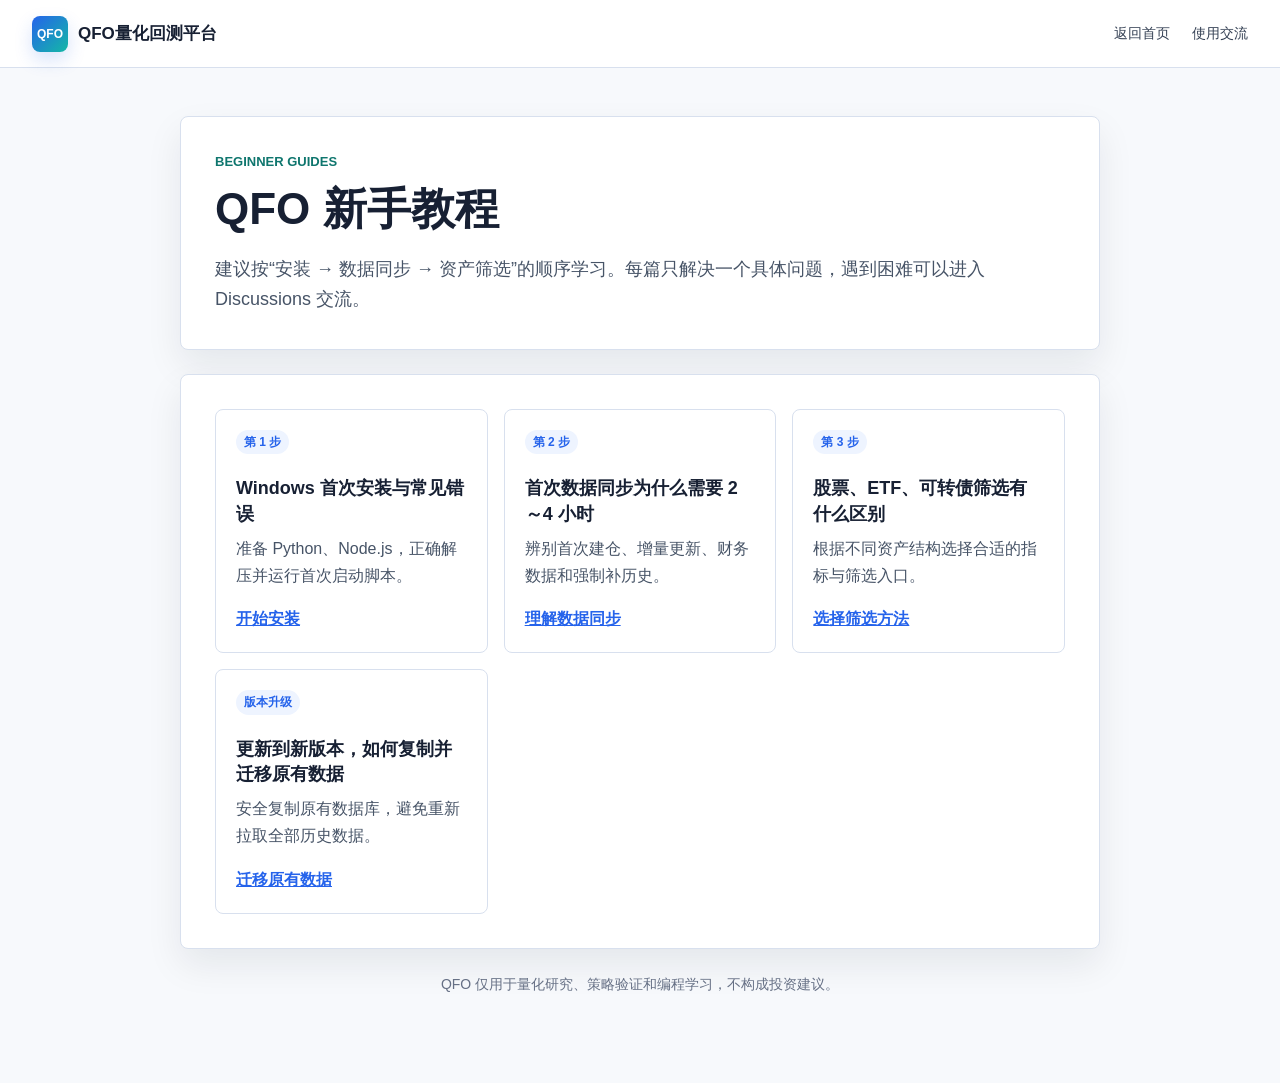
<file: guides/index.html>
<!DOCTYPE html>
<html lang="zh-CN">
<head>
    <meta charset="UTF-8">
    <meta name="viewport" content="width=device-width, initial-scale=1.0">
    <meta name="description" content="QFO 量化新手教程：Windows 首次安装、数据同步耗时与股票、ETF、可转债筛选方法。">
    <title>QFO 新手教程 | 安装、数据同步与智能筛选</title>
    <link rel="canonical" href="https://www.qfo-quant-platform.com/guides">
    <meta property="og:type" content="website">
    <meta property="og:title" content="QFO 新手教程">
    <meta property="og:description" content="从 Windows 安装、首次数据同步到股票、ETF、可转债筛选，按顺序学会使用 QFO。">
    <meta property="og:url" content="https://www.qfo-quant-platform.com/guides">
    <meta property="og:image" content="https://www.qfo-quant-platform.com/assets/qfo-share.webp">
    <link rel="icon" href="../assets/favicon.svg" type="image/svg+xml">
    <link rel="stylesheet" href="../style.css">
</head>
<body class="guide-page">
    <header class="site-header guide-header">
        <a class="brand" href="../" aria-label="返回 QFO 首页"><span class="brand-mark">QFO</span><strong>QFO量化回测平台</strong></a>
        <nav class="top-nav" aria-label="教程导航"><a href="../">返回首页</a><a href="https://github.com/yeh2017/QFO-Quant-Platform/discussions" target="_blank" rel="noopener noreferrer">使用交流</a></nav>
    </header>
    <main class="guide-layout">
        <section class="guide-hero">
            <p class="eyebrow">Beginner Guides</p>
            <h1>QFO 新手教程</h1>
            <p class="lead">建议按“安装 → 数据同步 → 资产筛选”的顺序学习。每篇只解决一个具体问题，遇到困难可以进入 Discussions 交流。</p>
        </section>
        <section class="guide-content">
            <div class="guide-card-grid">
                <article class="guide-card"><span>第 1 步</span><h3>Windows 首次安装与常见错误</h3><p>准备 Python、Node.js，正确解压并运行首次启动脚本。</p><a href="/guides/windows-install">开始安装</a></article>
                <article class="guide-card"><span>第 2 步</span><h3>首次数据同步为什么需要 2～4 小时</h3><p>辨别首次建仓、增量更新、财务数据和强制补历史。</p><a href="/guides/first-data-sync">理解数据同步</a></article>
                <article class="guide-card"><span>第 3 步</span><h3>股票、ETF、可转债筛选有什么区别</h3><p>根据不同资产结构选择合适的指标与筛选入口。</p><a href="/guides/asset-screening">选择筛选方法</a></article>
                <article class="guide-card"><span>版本升级</span><h3>更新到新版本，如何复制并迁移原有数据</h3><p>安全复制原有数据库，避免重新拉取全部历史数据。</p><a href="/guides/upgrade-data-migration">迁移原有数据</a></article>
            </div>
        </section>
        <p class="guide-footer">QFO 仅用于量化研究、策略验证和编程学习，不构成投资建议。</p>
    </main>
</body>
</html>
</file>
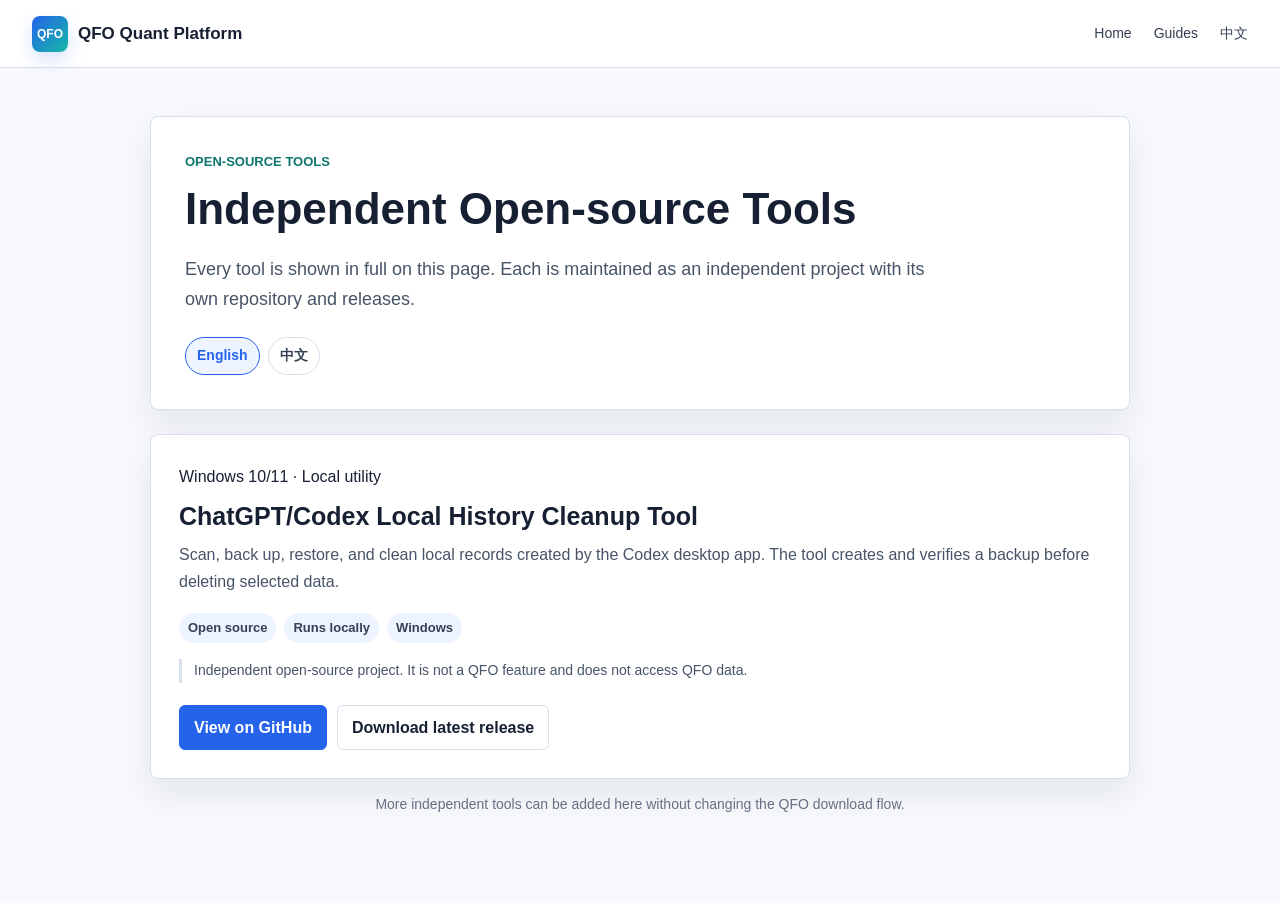
<file: tools/index.html>
<!DOCTYPE html>
<html lang="en">
<head>
    <meta charset="UTF-8">
    <meta name="viewport" content="width=device-width, initial-scale=1.0">
    <meta name="description" content="Independent open-source tools with direct GitHub and stable release links.">
    <title>Independent Open-source Tools | QFO Quant Platform</title>
    <link rel="canonical" href="https://www.qfo-quant-platform.com/tools">
    <link rel="alternate" hreflang="en" href="https://www.qfo-quant-platform.com/tools">
    <link rel="alternate" hreflang="zh-CN" href="https://www.qfo-quant-platform.com/tools/zh">
    <link rel="alternate" hreflang="x-default" href="https://www.qfo-quant-platform.com/tools">
    <meta property="og:type" content="website">
    <meta property="og:title" content="Independent Open-source Tools">
    <meta property="og:description" content="Independent open-source tools with direct GitHub and stable release links.">
    <meta property="og:url" content="https://www.qfo-quant-platform.com/tools">
    <meta property="og:image" content="https://www.qfo-quant-platform.com/assets/qfo-share.webp">
    <link rel="icon" href="../assets/favicon.svg" type="image/svg+xml">
    <link rel="stylesheet" href="../style.css">
</head>
<body class="tools-page">
    <header class="site-header guide-header">
        <a class="brand" href="/" aria-label="QFO home"><span class="brand-mark">QFO</span><strong>QFO Quant Platform</strong></a>
        <nav class="top-nav" aria-label="Tools navigation"><a href="/">Home</a><a href="/guides">Guides</a><a href="/tools/zh">中文</a></nav>
    </header>
    <main class="tools-layout">
        <section class="tools-hero">
            <p class="eyebrow">Open-source Tools</p>
            <h1>Independent Open-source Tools</h1>
            <p class="lead">Every tool is shown in full on this page. Each is maintained as an independent project with its own repository and releases.</p>
            <nav class="language-switch" aria-label="Language"><a href="/tools" lang="en" aria-current="page">English</a><a href="/tools/zh" lang="zh-CN">中文</a></nav>
        </section>
        <section class="tool-list" aria-label="Available tools">
            <article class="tool-card" id="codex-history-cleanup">
                <span class="related-tool-label">Windows 10/11 · Local utility</span>
                <h2>ChatGPT/Codex Local History Cleanup Tool</h2>
                <p>Scan, back up, restore, and clean local records created by the Codex desktop app. The tool creates and verifies a backup before deleting selected data.</p>
                <ul class="tool-meta"><li>Open source</li><li>Runs locally</li><li>Windows</li></ul>
                <p class="tool-note">Independent open-source project. It is not a QFO feature and does not access QFO data.</p>
                <div class="tool-actions">
                    <a class="button primary" href="https://github.com/yeh2017/chatgpt-codex-local-history-cleanup-tool" target="_blank" rel="noopener noreferrer">View on GitHub</a>
                    <a class="button" href="https://github.com/yeh2017/chatgpt-codex-local-history-cleanup-tool/releases/latest" target="_blank" rel="noopener noreferrer">Download latest release</a>
                </div>
            </article>
        </section>
        <p class="guide-footer">More independent tools can be added here without changing the QFO download flow.</p>
    </main>
</body>
</html>
</file>
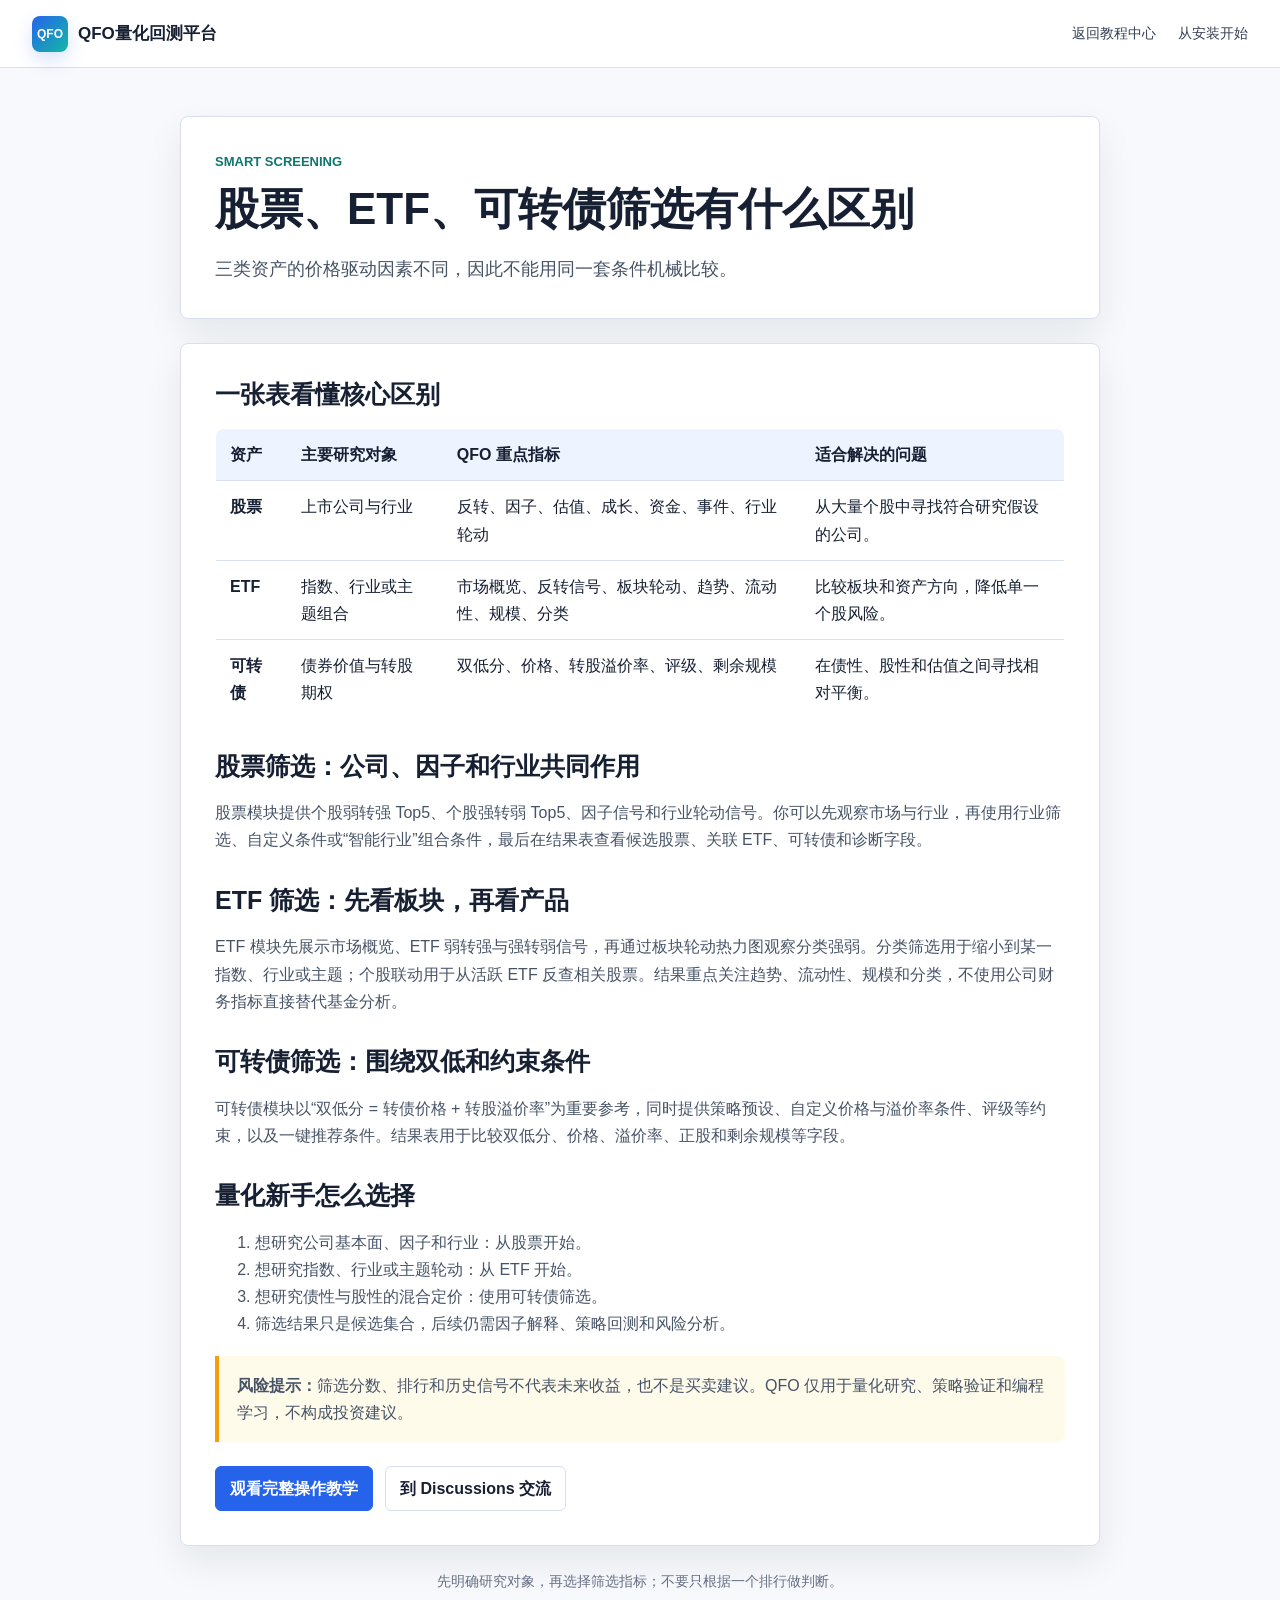
<file: guides/asset-screening.html>
<!DOCTYPE html>
<html lang="zh-CN">
<head>
    <meta charset="UTF-8"><meta name="viewport" content="width=device-width, initial-scale=1.0">
    <meta name="description" content="比较 QFO 中股票、ETF、可转债筛选的目标、指标、操作入口和结果字段，帮助量化新手选择正确的筛选方法。">
    <title>股票、ETF、可转债筛选有什么区别 | QFO 新手教程</title>
    <link rel="canonical" href="https://www.qfo-quant-platform.com/guides/asset-screening">
    <meta property="og:type" content="article"><meta property="og:title" content="股票、ETF、可转债筛选有什么区别"><meta property="og:description" content="从资产结构出发，比较三类筛选方法。"><meta property="og:url" content="https://www.qfo-quant-platform.com/guides/asset-screening"><meta property="og:image" content="https://www.qfo-quant-platform.com/assets/qfo-share.webp">
    <link rel="icon" href="../assets/favicon.svg" type="image/svg+xml"><link rel="stylesheet" href="../style.css">
</head>
<body class="guide-page">
    <header class="site-header guide-header"><a class="brand" href="/" aria-label="返回 QFO 首页"><span class="brand-mark">QFO</span><strong>QFO量化回测平台</strong></a><nav class="top-nav" aria-label="教程导航"><a href="/guides">返回教程中心</a><a href="/guides/windows-install">从安装开始</a></nav></header>
    <main class="guide-layout"><article>
        <header class="guide-hero"><p class="eyebrow">Smart Screening</p><h1>股票、ETF、可转债筛选有什么区别</h1><p class="lead">三类资产的价格驱动因素不同，因此不能用同一套条件机械比较。</p></header>
        <div class="guide-content">
            <h2>一张表看懂核心区别</h2>
            <table><thead><tr><th>资产</th><th>主要研究对象</th><th>QFO 重点指标</th><th>适合解决的问题</th></tr></thead><tbody>
                <tr><td><strong>股票</strong></td><td>上市公司与行业</td><td>反转、因子、估值、成长、资金、事件、行业轮动</td><td>从大量个股中寻找符合研究假设的公司。</td></tr>
                <tr><td><strong>ETF</strong></td><td>指数、行业或主题组合</td><td>市场概览、反转信号、板块轮动、趋势、流动性、规模、分类</td><td>比较板块和资产方向，降低单一个股风险。</td></tr>
                <tr><td><strong>可转债</strong></td><td>债券价值与转股期权</td><td>双低分、价格、转股溢价率、评级、剩余规模</td><td>在债性、股性和估值之间寻找相对平衡。</td></tr>
            </tbody></table>
            <h2>股票筛选：公司、因子和行业共同作用</h2>
            <p>股票模块提供个股弱转强 Top5、个股强转弱 Top5、因子信号和行业轮动信号。你可以先观察市场与行业，再使用行业筛选、自定义条件或“智能行业”组合条件，最后在结果表查看候选股票、关联 ETF、可转债和诊断字段。</p>
            <h2>ETF 筛选：先看板块，再看产品</h2>
            <p>ETF 模块先展示市场概览、ETF 弱转强与强转弱信号，再通过板块轮动热力图观察分类强弱。分类筛选用于缩小到某一指数、行业或主题；个股联动用于从活跃 ETF 反查相关股票。结果重点关注趋势、流动性、规模和分类，不使用公司财务指标直接替代基金分析。</p>
            <h2>可转债筛选：围绕双低和约束条件</h2>
            <p>可转债模块以“双低分 = 转债价格 + 转股溢价率”为重要参考，同时提供策略预设、自定义价格与溢价率条件、评级等约束，以及一键推荐条件。结果表用于比较双低分、价格、溢价率、正股和剩余规模等字段。</p>
            <h2>量化新手怎么选择</h2>
            <ol><li>想研究公司基本面、因子和行业：从股票开始。</li><li>想研究指数、行业或主题轮动：从 ETF 开始。</li><li>想研究债性与股性的混合定价：使用可转债筛选。</li><li>筛选结果只是候选集合，后续仍需因子解释、策略回测和风险分析。</li></ol>
            <div class="guide-callout warning"><p><strong>风险提示：</strong>筛选分数、排行和历史信号不代表未来收益，也不是买卖建议。QFO 仅用于量化研究、策略验证和编程学习，不构成投资建议。</p></div>
            <div class="guide-actions"><a class="button primary" href="https://www.bilibili.com/video/BV18Cby6XEfR/" target="_blank" rel="noopener noreferrer">观看完整操作教学</a><a class="button" href="https://github.com/yeh2017/QFO-Quant-Platform/discussions/categories/%E4%BD%BF%E7%94%A8%E4%BA%A4%E6%B5%81" target="_blank" rel="noopener noreferrer">到 Discussions 交流</a></div>
        </div>
    </article><p class="guide-footer">先明确研究对象，再选择筛选指标；不要只根据一个排行做判断。</p></main>
</body>
</html>
</file>
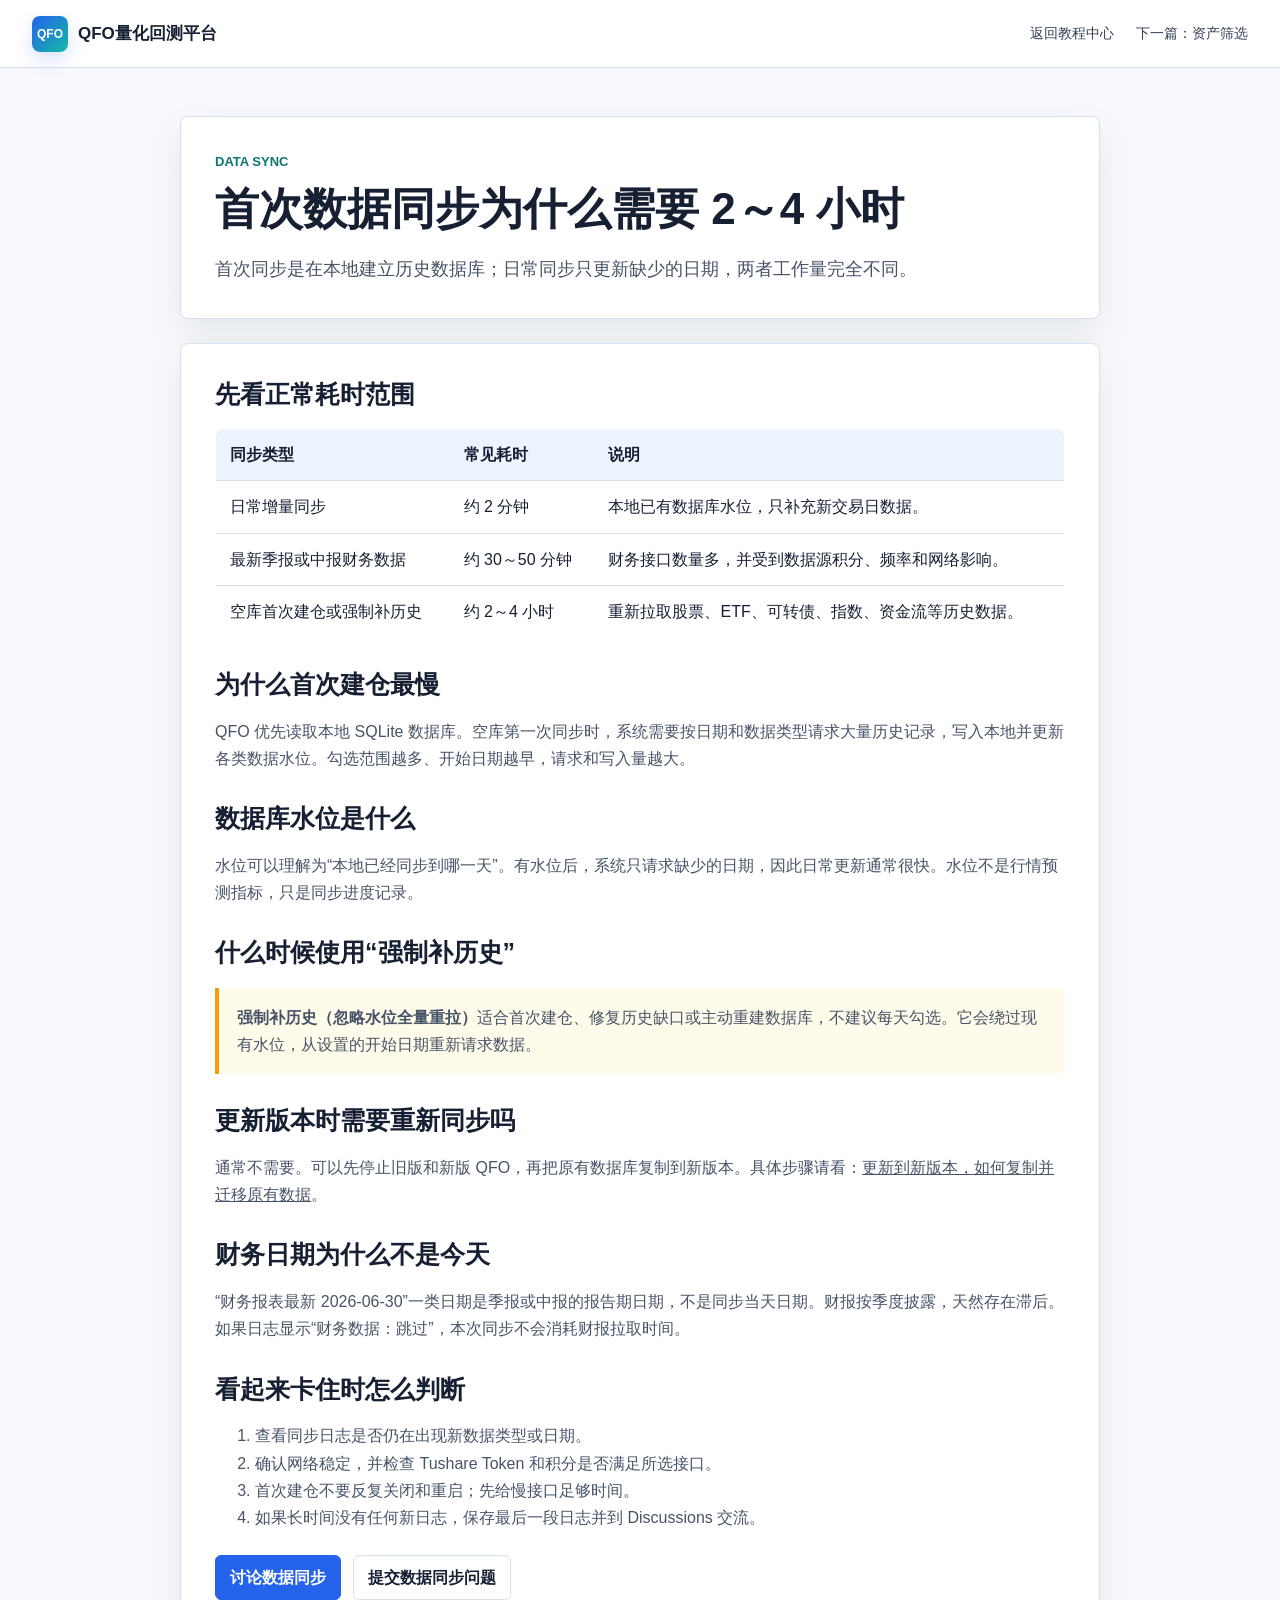
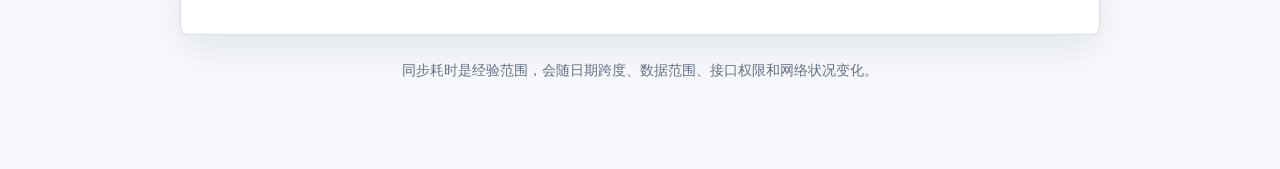
<file: guides/first-data-sync.html>
<!DOCTYPE html>
<html lang="zh-CN">
<head>
    <meta charset="UTF-8"><meta name="viewport" content="width=device-width, initial-scale=1.0">
    <meta name="description" content="解释 QFO 首次数据同步为什么需要 2～4 小时，以及增量同步、财务数据、数据库水位和强制补历史的区别。">
    <title>首次数据同步为什么需要 2～4 小时 | QFO 新手教程</title>
    <link rel="canonical" href="https://www.qfo-quant-platform.com/guides/first-data-sync">
    <meta property="og:type" content="article"><meta property="og:title" content="首次数据同步为什么需要 2～4 小时"><meta property="og:description" content="理解 QFO 首次建仓、增量同步、财务慢接口和强制补历史。"><meta property="og:url" content="https://www.qfo-quant-platform.com/guides/first-data-sync"><meta property="og:image" content="https://www.qfo-quant-platform.com/assets/qfo-share.webp">
    <link rel="icon" href="../assets/favicon.svg" type="image/svg+xml"><link rel="stylesheet" href="../style.css">
</head>
<body class="guide-page">
    <header class="site-header guide-header"><a class="brand" href="/" aria-label="返回 QFO 首页"><span class="brand-mark">QFO</span><strong>QFO量化回测平台</strong></a><nav class="top-nav" aria-label="教程导航"><a href="/guides">返回教程中心</a><a href="/guides/asset-screening">下一篇：资产筛选</a></nav></header>
    <main class="guide-layout"><article>
        <header class="guide-hero"><p class="eyebrow">Data Sync</p><h1>首次数据同步为什么需要 2～4 小时</h1><p class="lead">首次同步是在本地建立历史数据库；日常同步只更新缺少的日期，两者工作量完全不同。</p></header>
        <div class="guide-content">
            <h2>先看正常耗时范围</h2>
            <table><thead><tr><th>同步类型</th><th>常见耗时</th><th>说明</th></tr></thead><tbody><tr><td>日常增量同步</td><td>约 2 分钟</td><td>本地已有数据库水位，只补充新交易日数据。</td></tr><tr><td>最新季报或中报财务数据</td><td>约 30～50 分钟</td><td>财务接口数量多，并受到数据源积分、频率和网络影响。</td></tr><tr><td>空库首次建仓或强制补历史</td><td>约 2～4 小时</td><td>重新拉取股票、ETF、可转债、指数、资金流等历史数据。</td></tr></tbody></table>
            <h2>为什么首次建仓最慢</h2>
            <p>QFO 优先读取本地 SQLite 数据库。空库第一次同步时，系统需要按日期和数据类型请求大量历史记录，写入本地并更新各类数据水位。勾选范围越多、开始日期越早，请求和写入量越大。</p>
            <h2>数据库水位是什么</h2>
            <p>水位可以理解为“本地已经同步到哪一天”。有水位后，系统只请求缺少的日期，因此日常更新通常很快。水位不是行情预测指标，只是同步进度记录。</p>
            <h2>什么时候使用“强制补历史”</h2>
            <div class="guide-callout warning"><p><strong>强制补历史（忽略水位全量重拉）</strong>适合首次建仓、修复历史缺口或主动重建数据库，不建议每天勾选。它会绕过现有水位，从设置的开始日期重新请求数据。</p></div>
            <h2>更新版本时需要重新同步吗</h2>
            <p>通常不需要。可以先停止旧版和新版 QFO，再把原有数据库复制到新版本。具体步骤请看：<a href="/guides/upgrade-data-migration">更新到新版本，如何复制并迁移原有数据</a>。</p>
            <h2>财务日期为什么不是今天</h2>
            <p>“财务报表最新 2026-06-30”一类日期是季报或中报的报告期日期，不是同步当天日期。财报按季度披露，天然存在滞后。如果日志显示“财务数据：跳过”，本次同步不会消耗财报拉取时间。</p>
            <h2>看起来卡住时怎么判断</h2>
            <ol><li>查看同步日志是否仍在出现新数据类型或日期。</li><li>确认网络稳定，并检查 Tushare Token 和积分是否满足所选接口。</li><li>首次建仓不要反复关闭和重启；先给慢接口足够时间。</li><li>如果长时间没有任何新日志，保存最后一段日志并到 Discussions 交流。</li></ol>
            <div class="guide-actions"><a class="button primary" href="https://github.com/yeh2017/QFO-Quant-Platform/discussions/categories/%E4%BD%BF%E7%94%A8%E4%BA%A4%E6%B5%81" target="_blank" rel="noopener noreferrer">讨论数据同步</a><a class="button" href="https://github.com/yeh2017/QFO-Quant-Platform/issues/new?template=data-sync.yml" target="_blank" rel="noopener noreferrer">提交数据同步问题</a></div>
        </div>
    </article><p class="guide-footer">同步耗时是经验范围，会随日期跨度、数据范围、接口权限和网络状况变化。</p></main>
</body>
</html>
</file>
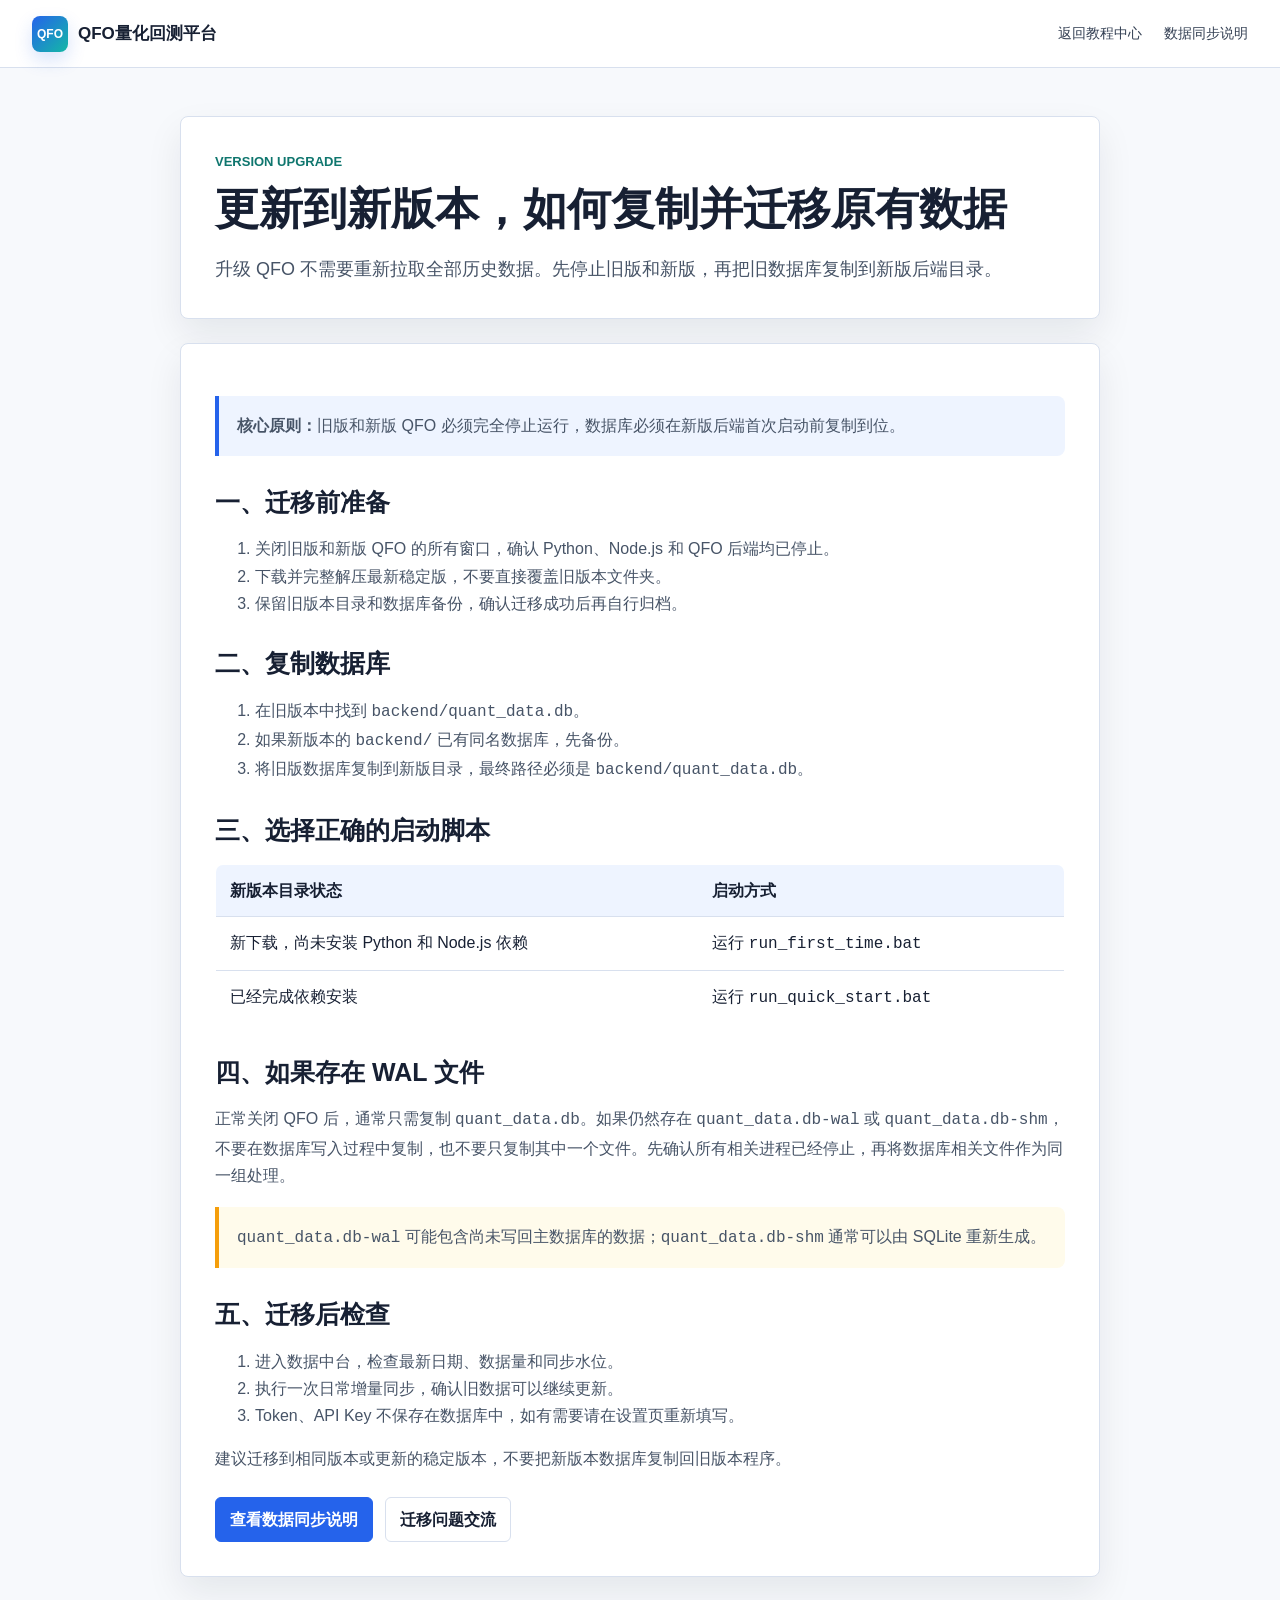
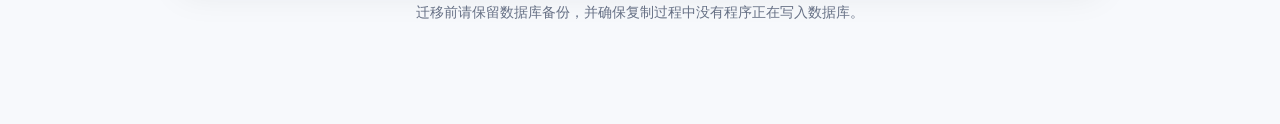
<file: guides/upgrade-data-migration.html>
<!DOCTYPE html>
<html lang="zh-CN">
<head>
    <meta charset="UTF-8">
    <meta name="viewport" content="width=device-width, initial-scale=1.0">
    <meta name="description" content="QFO 版本升级数据迁移教程：安全复制 quant_data.db，处理 SQLite WAL 文件，并在新版本中检查数据与同步水位。">
    <title>更新到新版本，如何复制并迁移原有数据 | QFO 新手教程</title>
    <link rel="canonical" href="https://www.qfo-quant-platform.com/guides/upgrade-data-migration">
    <meta property="og:type" content="article"><meta property="og:title" content="更新到新版本，如何复制并迁移原有数据"><meta property="og:description" content="保留 QFO 旧版本数据库，在新版本中继续使用原有数据和同步水位。"><meta property="og:url" content="https://www.qfo-quant-platform.com/guides/upgrade-data-migration"><meta property="og:image" content="https://www.qfo-quant-platform.com/assets/qfo-share.webp">
    <link rel="icon" href="../assets/favicon.svg" type="image/svg+xml"><link rel="stylesheet" href="../style.css">
</head>
<body class="guide-page">
    <header class="site-header guide-header"><a class="brand" href="/" aria-label="返回 QFO 首页"><span class="brand-mark">QFO</span><strong>QFO量化回测平台</strong></a><nav class="top-nav" aria-label="教程导航"><a href="/guides">返回教程中心</a><a href="/guides/first-data-sync">数据同步说明</a></nav></header>
    <main class="guide-layout"><article>
        <header class="guide-hero"><p class="eyebrow">Version Upgrade</p><h1>更新到新版本，如何复制并迁移原有数据</h1><p class="lead">升级 QFO 不需要重新拉取全部历史数据。先停止旧版和新版，再把旧数据库复制到新版后端目录。</p></header>
        <div class="guide-content">
            <div class="guide-callout"><p><strong>核心原则：</strong>旧版和新版 QFO 必须完全停止运行，数据库必须在新版后端首次启动前复制到位。</p></div>
            <h2>一、迁移前准备</h2>
            <ol><li>关闭旧版和新版 QFO 的所有窗口，确认 Python、Node.js 和 QFO 后端均已停止。</li><li>下载并完整解压最新稳定版，不要直接覆盖旧版本文件夹。</li><li>保留旧版本目录和数据库备份，确认迁移成功后再自行归档。</li></ol>
            <h2>二、复制数据库</h2>
            <ol><li>在旧版本中找到 <code>backend/quant_data.db</code>。</li><li>如果新版本的 <code>backend/</code> 已有同名数据库，先备份。</li><li>将旧版数据库复制到新版目录，最终路径必须是 <code>backend/quant_data.db</code>。</li></ol>
            <h2>三、选择正确的启动脚本</h2>
            <table><thead><tr><th>新版本目录状态</th><th>启动方式</th></tr></thead><tbody><tr><td>新下载，尚未安装 Python 和 Node.js 依赖</td><td>运行 <code>run_first_time.bat</code></td></tr><tr><td>已经完成依赖安装</td><td>运行 <code>run_quick_start.bat</code></td></tr></tbody></table>
            <h2>四、如果存在 WAL 文件</h2>
            <p>正常关闭 QFO 后，通常只需复制 <code>quant_data.db</code>。如果仍然存在 <code>quant_data.db-wal</code> 或 <code>quant_data.db-shm</code>，不要在数据库写入过程中复制，也不要只复制其中一个文件。先确认所有相关进程已经停止，再将数据库相关文件作为同一组处理。</p>
            <div class="guide-callout warning"><p><code>quant_data.db-wal</code> 可能包含尚未写回主数据库的数据；<code>quant_data.db-shm</code> 通常可以由 SQLite 重新生成。</p></div>
            <h2>五、迁移后检查</h2>
            <ol><li>进入数据中台，检查最新日期、数据量和同步水位。</li><li>执行一次日常增量同步，确认旧数据可以继续更新。</li><li>Token、API Key 不保存在数据库中，如有需要请在设置页重新填写。</li></ol>
            <p>建议迁移到相同版本或更新的稳定版本，不要把新版本数据库复制回旧版本程序。</p>
            <div class="guide-actions"><a class="button primary" href="/guides/first-data-sync">查看数据同步说明</a><a class="button" href="https://github.com/yeh2017/QFO-Quant-Platform/discussions/categories/%E4%BD%BF%E7%94%A8%E4%BA%A4%E6%B5%81" target="_blank" rel="noopener noreferrer">迁移问题交流</a></div>
        </div>
    </article><p class="guide-footer">迁移前请保留数据库备份，并确保复制过程中没有程序正在写入数据库。</p></main>
</body>
</html>
</file>
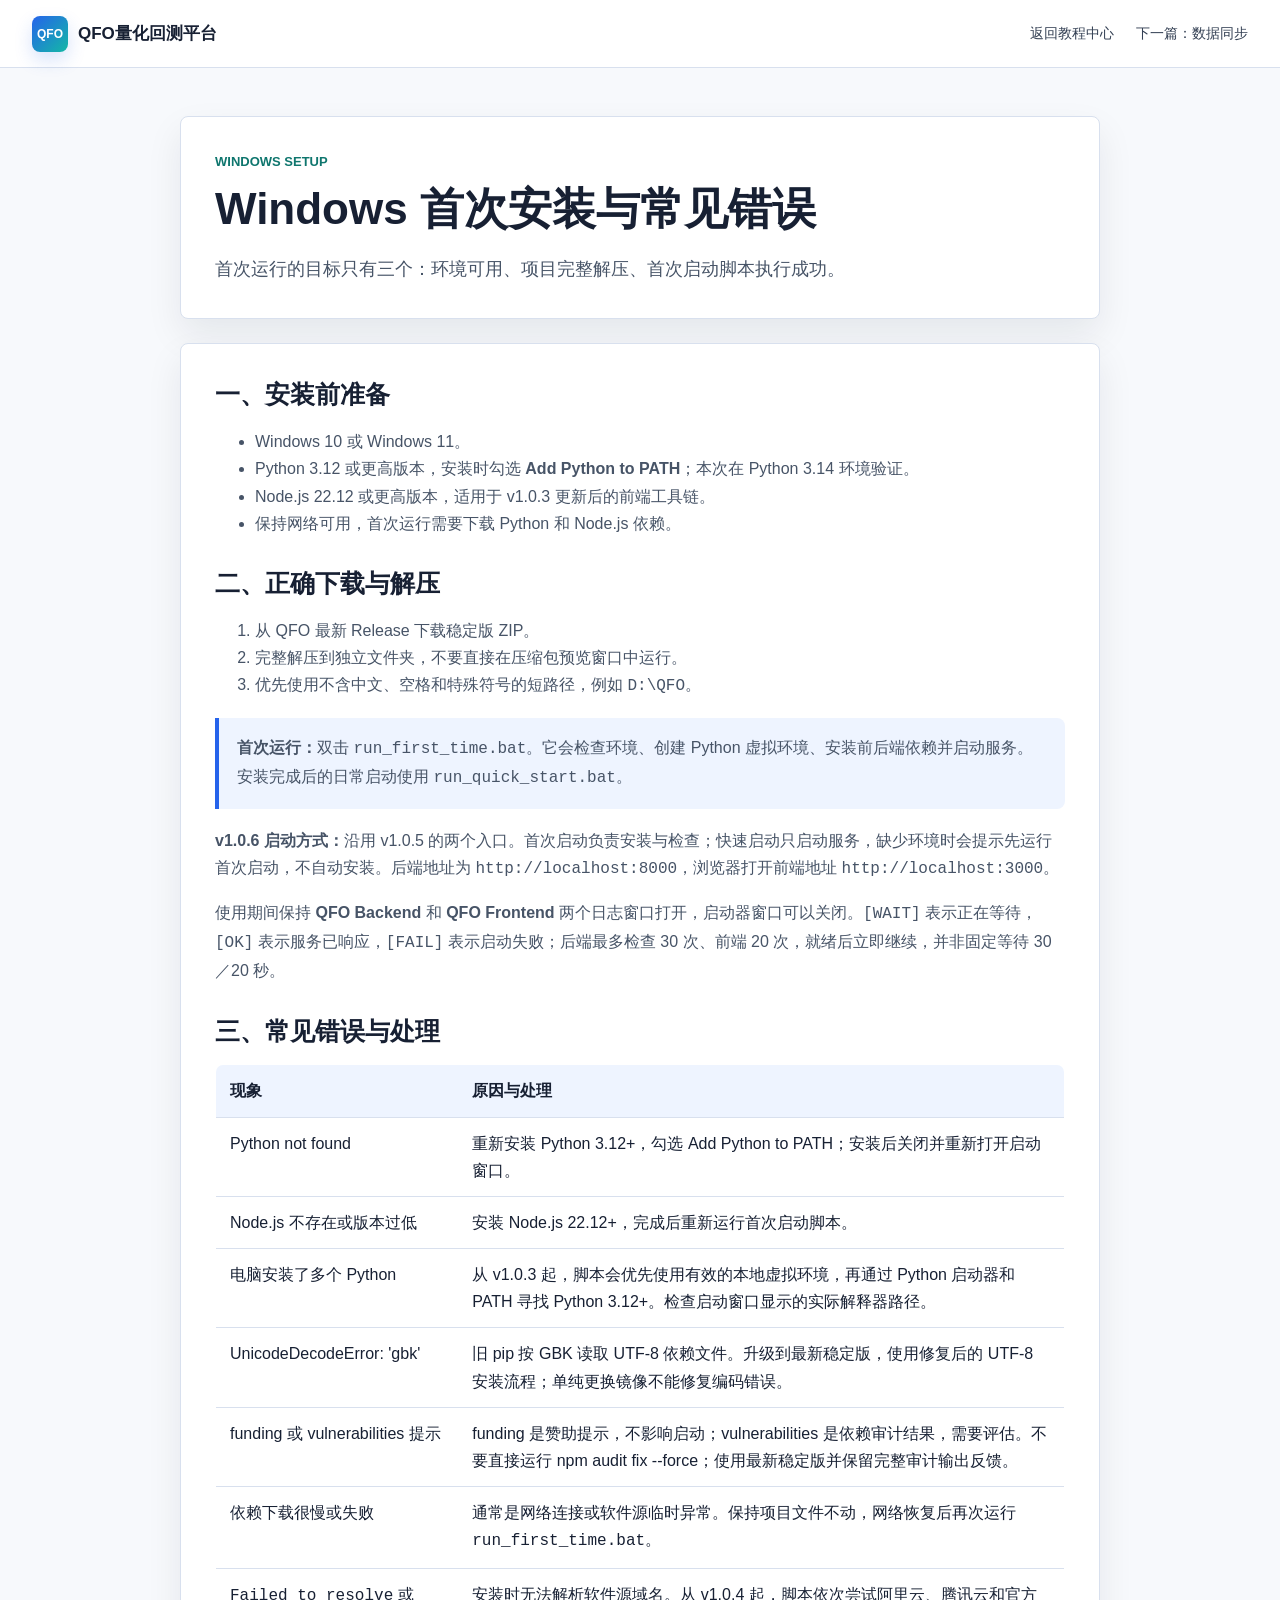
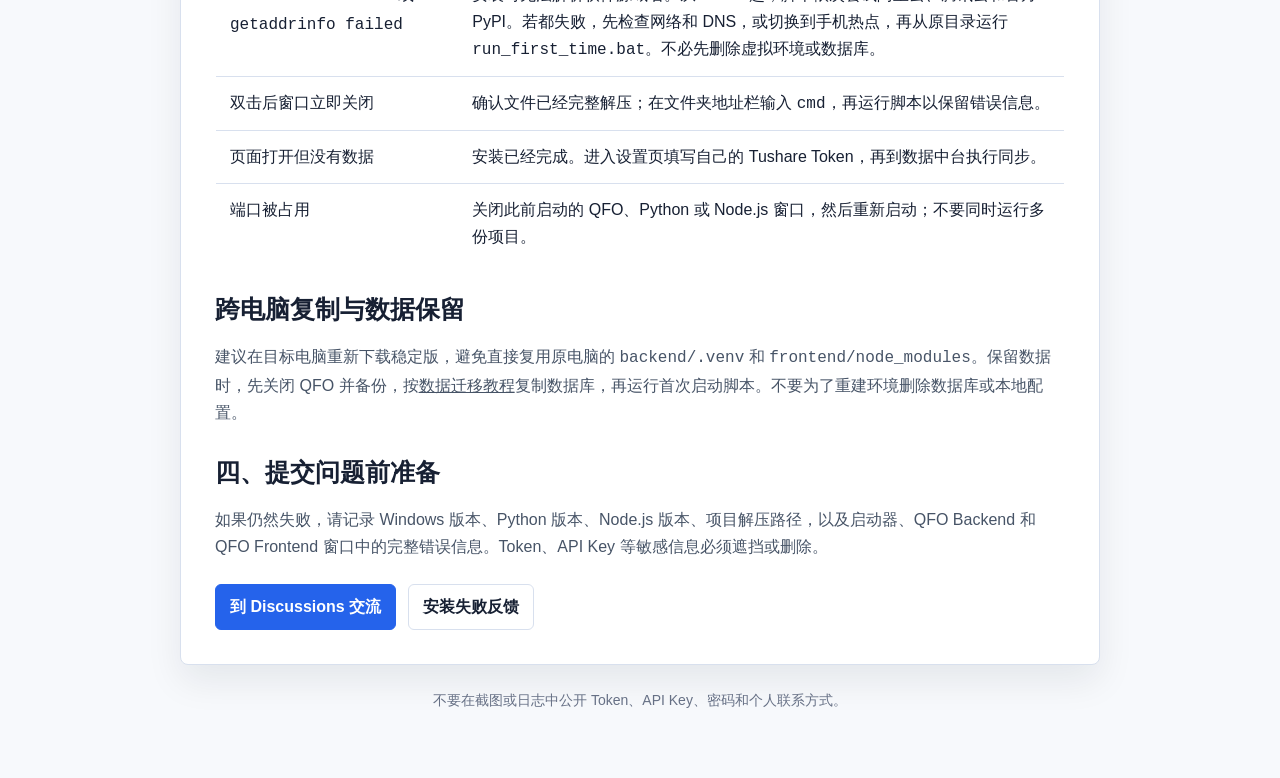
<file: guides/windows-install.html>
<!DOCTYPE html>
<html lang="zh-CN">
<head>
    <meta charset="UTF-8">
    <meta name="viewport" content="width=device-width, initial-scale=1.0">
    <meta name="description" content="QFO Windows 首次安装教程：环境准备、正确解压、一键启动，以及 Python、Node.js、依赖安装等常见错误排查。">
    <title>Windows 首次安装与常见错误 | QFO 新手教程</title>
    <link rel="canonical" href="https://www.qfo-quant-platform.com/guides/windows-install">
    <meta property="og:type" content="article"><meta property="og:title" content="Windows 首次安装与常见错误"><meta property="og:description" content="从下载、解压到首次启动，逐项排查 QFO 安装问题。"><meta property="og:url" content="https://www.qfo-quant-platform.com/guides/windows-install"><meta property="og:image" content="https://www.qfo-quant-platform.com/assets/qfo-share.webp">
    <link rel="icon" href="../assets/favicon.svg" type="image/svg+xml"><link rel="stylesheet" href="../style.css">
</head>
<body class="guide-page">
    <header class="site-header guide-header"><a class="brand" href="/" aria-label="返回 QFO 首页"><span class="brand-mark">QFO</span><strong>QFO量化回测平台</strong></a><nav class="top-nav" aria-label="教程导航"><a href="/guides">返回教程中心</a><a href="/guides/first-data-sync">下一篇：数据同步</a></nav></header>
    <main class="guide-layout">
        <article>
            <header class="guide-hero"><p class="eyebrow">Windows Setup</p><h1>Windows 首次安装与常见错误</h1><p class="lead">首次运行的目标只有三个：环境可用、项目完整解压、首次启动脚本执行成功。</p></header>
            <div class="guide-content">
                <h2>一、安装前准备</h2>
                <ul><li>Windows 10 或 Windows 11。</li><li>Python 3.12 或更高版本，安装时勾选 <strong>Add Python to PATH</strong>；本次在 Python 3.14 环境验证。</li><li>Node.js 22.12 或更高版本，适用于 v1.0.3 更新后的前端工具链。</li><li>保持网络可用，首次运行需要下载 Python 和 Node.js 依赖。</li></ul>
                <h2>二、正确下载与解压</h2>
                <ol><li>从 QFO 最新 Release 下载稳定版 ZIP。</li><li>完整解压到独立文件夹，不要直接在压缩包预览窗口中运行。</li><li>优先使用不含中文、空格和特殊符号的短路径，例如 <code>D:\QFO</code>。</li></ol>
                <div class="guide-callout"><p><strong>首次运行：</strong>双击 <code>run_first_time.bat</code>。它会检查环境、创建 Python 虚拟环境、安装前后端依赖并启动服务。安装完成后的日常启动使用 <code>run_quick_start.bat</code>。</p></div>
                <p><strong>v1.0.6 启动方式：</strong>沿用 v1.0.5 的两个入口。首次启动负责安装与检查；快速启动只启动服务，缺少环境时会提示先运行首次启动，不自动安装。后端地址为 <code>http://localhost:8000</code>，浏览器打开前端地址 <code>http://localhost:3000</code>。</p>
                <p>使用期间保持 <strong>QFO Backend</strong> 和 <strong>QFO Frontend</strong> 两个日志窗口打开，启动器窗口可以关闭。<code>[WAIT]</code> 表示正在等待，<code>[OK]</code> 表示服务已响应，<code>[FAIL]</code> 表示启动失败；后端最多检查 30 次、前端 20 次，就绪后立即继续，并非固定等待 30／20 秒。</p>
                <h2>三、常见错误与处理</h2>
                <table><thead><tr><th>现象</th><th>原因与处理</th></tr></thead><tbody>
                    <tr><td>Python not found</td><td>重新安装 Python 3.12+，勾选 Add Python to PATH；安装后关闭并重新打开启动窗口。</td></tr>
                    <tr><td>Node.js 不存在或版本过低</td><td>安装 Node.js 22.12+，完成后重新运行首次启动脚本。</td></tr>
                    <tr><td>电脑安装了多个 Python</td><td>从 v1.0.3 起，脚本会优先使用有效的本地虚拟环境，再通过 Python 启动器和 PATH 寻找 Python 3.12+。检查启动窗口显示的实际解释器路径。</td></tr>
                    <tr><td>UnicodeDecodeError: 'gbk'</td><td>旧 pip 按 GBK 读取 UTF-8 依赖文件。升级到最新稳定版，使用修复后的 UTF-8 安装流程；单纯更换镜像不能修复编码错误。</td></tr>
                    <tr><td>funding 或 vulnerabilities 提示</td><td>funding 是赞助提示，不影响启动；vulnerabilities 是依赖审计结果，需要评估。不要直接运行 npm audit fix --force；使用最新稳定版并保留完整审计输出反馈。</td></tr>
                    <tr><td>依赖下载很慢或失败</td><td>通常是网络连接或软件源临时异常。保持项目文件不动，网络恢复后再次运行 <code>run_first_time.bat</code>。</td></tr>
                    <tr><td><code>Failed to resolve</code> 或 <code>getaddrinfo failed</code></td><td>安装时无法解析软件源域名。从 v1.0.4 起，脚本依次尝试阿里云、腾讯云和官方 PyPI。若都失败，先检查网络和 DNS，或切换到手机热点，再从原目录运行 <code>run_first_time.bat</code>。不必先删除虚拟环境或数据库。</td></tr>
                    <tr><td>双击后窗口立即关闭</td><td>确认文件已经完整解压；在文件夹地址栏输入 <code>cmd</code>，再运行脚本以保留错误信息。</td></tr>
                    <tr><td>页面打开但没有数据</td><td>安装已经完成。进入设置页填写自己的 Tushare Token，再到数据中台执行同步。</td></tr>
                    <tr><td>端口被占用</td><td>关闭此前启动的 QFO、Python 或 Node.js 窗口，然后重新启动；不要同时运行多份项目。</td></tr>
                </tbody></table>
                <h2>跨电脑复制与数据保留</h2>
                <p>建议在目标电脑重新下载稳定版，避免直接复用原电脑的 <code>backend/.venv</code> 和 <code>frontend/node_modules</code>。保留数据时，先关闭 QFO 并备份，按<a href="/guides/upgrade-data-migration">数据迁移教程</a>复制数据库，再运行首次启动脚本。不要为了重建环境删除数据库或本地配置。</p>
                <h2>四、提交问题前准备</h2>
                <p>如果仍然失败，请记录 Windows 版本、Python 版本、Node.js 版本、项目解压路径，以及启动器、QFO Backend 和 QFO Frontend 窗口中的完整错误信息。Token、API Key 等敏感信息必须遮挡或删除。</p>
                <div class="guide-actions"><a class="button primary" href="https://github.com/yeh2017/QFO-Quant-Platform/discussions/categories/%E5%AE%89%E8%A3%85%E4%B8%8E%E5%90%AF%E5%8A%A8%E9%97%AE%E9%A2%98" target="_blank" rel="noopener noreferrer">到 Discussions 交流</a><a class="button" href="https://github.com/yeh2017/QFO-Quant-Platform/issues/new?template=install-failure.yml" target="_blank" rel="noopener noreferrer">安装失败反馈</a></div>
            </div>
        </article>
        <p class="guide-footer">不要在截图或日志中公开 Token、API Key、密码和个人联系方式。</p>
    </main>
</body>
</html>
</file>
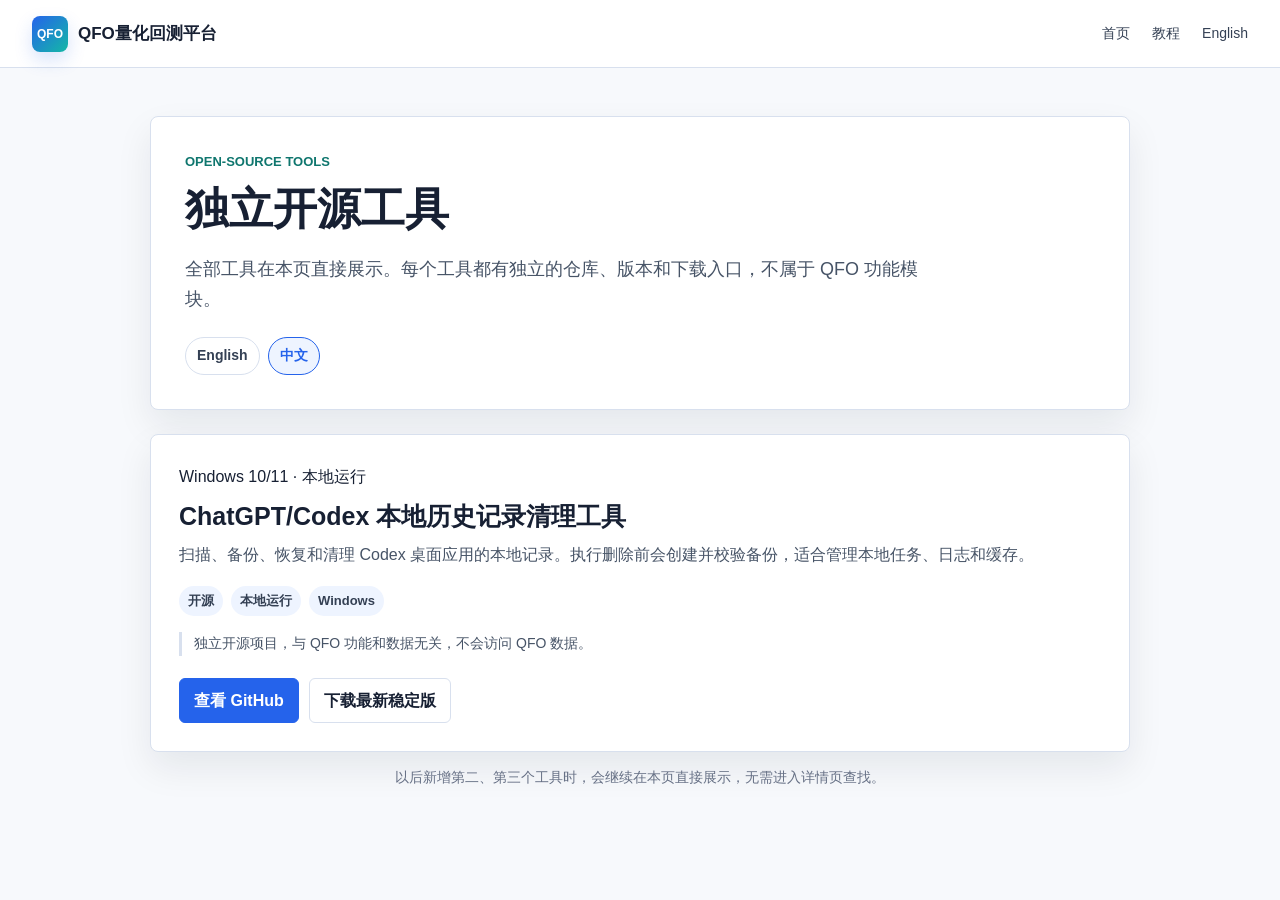
<file: tools/zh.html>
<!DOCTYPE html>
<html lang="zh-CN">
<head>
    <meta charset="UTF-8">
    <meta name="viewport" content="width=device-width, initial-scale=1.0">
    <meta name="description" content="独立开源工具，直接提供 GitHub 项目与稳定版下载入口。">
    <title>独立开源工具 | QFO量化回测平台</title>
    <link rel="canonical" href="https://www.qfo-quant-platform.com/tools/zh">
    <link rel="alternate" hreflang="en" href="https://www.qfo-quant-platform.com/tools">
    <link rel="alternate" hreflang="zh-CN" href="https://www.qfo-quant-platform.com/tools/zh">
    <link rel="alternate" hreflang="x-default" href="https://www.qfo-quant-platform.com/tools">
    <meta property="og:type" content="website">
    <meta property="og:title" content="独立开源工具">
    <meta property="og:description" content="独立开源工具及其 GitHub 与稳定版下载入口。">
    <meta property="og:url" content="https://www.qfo-quant-platform.com/tools/zh">
    <meta property="og:image" content="https://www.qfo-quant-platform.com/assets/qfo-share.webp">
    <link rel="icon" href="../assets/favicon.svg" type="image/svg+xml">
    <link rel="stylesheet" href="../style.css">
</head>
<body class="tools-page">
    <header class="site-header guide-header">
        <a class="brand" href="/" aria-label="返回 QFO 首页"><span class="brand-mark">QFO</span><strong>QFO量化回测平台</strong></a>
        <nav class="top-nav" aria-label="工具导航"><a href="/">首页</a><a href="/guides">教程</a><a href="/tools">English</a></nav>
    </header>
    <main class="tools-layout">
        <section class="tools-hero">
            <p class="eyebrow">Open-source Tools</p>
            <h1>独立开源工具</h1>
            <p class="lead">全部工具在本页直接展示。每个工具都有独立的仓库、版本和下载入口，不属于 QFO 功能模块。</p>
            <nav class="language-switch" aria-label="语言"><a href="/tools" lang="en">English</a><a href="/tools/zh" lang="zh-CN" aria-current="page">中文</a></nav>
        </section>
        <section class="tool-list" aria-label="可用工具">
            <article class="tool-card" id="codex-history-cleanup">
                <span class="related-tool-label">Windows 10/11 · 本地运行</span>
                <h2>ChatGPT/Codex 本地历史记录清理工具</h2>
                <p>扫描、备份、恢复和清理 Codex 桌面应用的本地记录。执行删除前会创建并校验备份，适合管理本地任务、日志和缓存。</p>
                <ul class="tool-meta"><li>开源</li><li>本地运行</li><li>Windows</li></ul>
                <p class="tool-note">独立开源项目，与 QFO 功能和数据无关，不会访问 QFO 数据。</p>
                <div class="tool-actions">
                    <a class="button primary" href="https://github.com/yeh2017/chatgpt-codex-local-history-cleanup-tool" target="_blank" rel="noopener noreferrer">查看 GitHub</a>
                    <a class="button" href="https://github.com/yeh2017/chatgpt-codex-local-history-cleanup-tool/releases/latest" target="_blank" rel="noopener noreferrer">下载最新稳定版</a>
                </div>
            </article>
        </section>
        <p class="guide-footer">以后新增第二、第三个工具时，会继续在本页直接展示，无需进入详情页查找。</p>
    </main>
</body>
</html>
</file>
<file: style.css>
:root {
    --bg: #f7f9fc;
    --surface: #ffffff;
    --surface-soft: #eef4ff;
    --ink: #172033;
    --muted: #667085;
    --line: #d8e0ee;
    --accent: #2563eb;
    --accent-2: #0f766e;
    --warn: #b45309;
    --code: #101828;
    --radius: 8px;
    --shadow: 0 16px 36px rgba(16, 24, 40, 0.08);
    --font: "Microsoft YaHei", "PingFang SC", "Segoe UI", Arial, sans-serif;
    --mono: Consolas, "SFMono-Regular", monospace;
}

* {
    box-sizing: border-box;
}

html {
    scroll-behavior: smooth;
}

body {
    margin: 0;
    background: var(--bg);
    color: var(--ink);
    font-family: var(--font);
    font-size: 16px;
    line-height: 1.7;
}

a {
    color: inherit;
}

img {
    display: block;
    max-width: 100%;
    height: auto;
}

.site-header {
    position: sticky;
    top: 0;
    z-index: 20;
    height: 68px;
    display: flex;
    align-items: center;
    justify-content: space-between;
    padding: 0 32px;
    background: rgba(255, 255, 255, 0.94);
    border-bottom: 1px solid var(--line);
    backdrop-filter: blur(14px);
}

.brand {
    display: inline-flex;
    align-items: center;
    gap: 10px;
    color: var(--ink);
    text-decoration: none;
}

.brand-mark {
    width: 36px;
    height: 36px;
    display: grid;
    place-items: center;
    border-radius: var(--radius);
    background: linear-gradient(135deg, var(--accent), #14b8a6);
    color: #fff;
    font-weight: 800;
    font-size: 12px;
    line-height: 1;
    box-shadow: 0 8px 18px rgba(37, 99, 235, 0.18);
}

.brand-name,
.brand strong {
    display: block;
    line-height: 1;
}

.brand strong {
    font-size: 17px;
    white-space: nowrap;
}

.top-nav {
    display: flex;
    align-items: center;
    gap: 22px;
    font-size: 14px;
}

.top-nav a {
    flex: 0 0 auto;
    color: #344054;
    text-decoration: none;
    white-space: nowrap;
}

.top-nav a:hover {
    color: var(--accent);
}

.layout {
    display: grid;
    grid-template-columns: 248px minmax(0, 1fr);
    gap: 32px;
    max-width: 1440px;
    margin: 0 auto;
    padding: 28px 32px 64px;
}

.side-nav {
    position: sticky;
    top: 96px;
    align-self: start;
    display: flex;
    flex-direction: column;
    gap: 4px;
    padding: 18px;
    background: var(--surface);
    border: 1px solid var(--line);
    border-radius: var(--radius);
}

.side-title {
    margin: 0 0 8px;
    color: var(--muted);
    font-size: 13px;
    font-weight: 700;
}

.side-nav a {
    flex: 0 0 auto;
    padding: 8px 10px;
    border-radius: 6px;
    color: #344054;
    text-decoration: none;
    font-size: 14px;
    white-space: nowrap;
}

.side-nav a:hover,
.side-nav a.active {
    background: var(--surface-soft);
    color: var(--accent);
}

.content {
    min-width: 0;
}

.hero,
.section {
    margin-bottom: 28px;
    background: var(--surface);
    border: 1px solid var(--line);
    border-radius: var(--radius);
    box-shadow: var(--shadow);
}

.hero {
    display: grid;
    grid-template-columns: minmax(0, 1fr) minmax(360px, 0.85fr);
    gap: 28px;
    align-items: center;
    padding: 42px;
}

.hero-copy {
    min-width: 0;
}

.hero h1 {
    margin: 0;
    max-width: 760px;
    font-size: 42px;
    line-height: 1.18;
    letter-spacing: 0;
}

.lead {
    margin: 18px 0 0;
    max-width: 760px;
    color: #475467;
    font-size: 18px;
}

.eyebrow {
    margin: 0 0 10px;
    color: var(--accent-2);
    font-size: 13px;
    font-weight: 800;
    letter-spacing: 0;
    text-transform: uppercase;
}

.hero-actions {
    display: flex;
    flex-wrap: nowrap;
    gap: 12px;
    margin-top: 26px;
}

.hero-learning-links {
    display: flex;
    flex-wrap: wrap;
    gap: 8px 18px;
    margin-top: 14px;
    font-size: 14px;
    font-weight: 700;
}

.hero-learning-links a {
    color: var(--accent-2);
    text-underline-offset: 3px;
}

.button {
    display: inline-flex;
    align-items: center;
    justify-content: center;
    min-height: 40px;
    padding: 8px 14px;
    border: 1px solid var(--line);
    border-radius: 6px;
    background: #fff;
    color: var(--ink);
    text-decoration: none;
    font-weight: 700;
    white-space: nowrap;
}

.button.primary {
    border-color: var(--accent);
    background: var(--accent);
    color: #fff;
}

.hero-media {
    overflow: hidden;
    border: 1px solid var(--line);
    border-radius: var(--radius);
    background: #111827;
    scroll-margin-top: 92px;
}

.hero-media video {
    display: block;
    width: 100%;
    aspect-ratio: 1828 / 946;
    background: #111827;
    object-fit: contain;
}

.hero-media p {
    margin: 0;
    padding: 9px 12px;
    background: #111827;
    color: #dbeafe;
    font-size: 13px;
    text-align: center;
}

.section {
    padding: 34px;
}

.section-heading {
    margin-bottom: 22px;
}

.section-heading h2,
.warning h2 {
    margin: 0;
    font-size: 28px;
    line-height: 1.25;
}

.section-heading p {
    margin: 10px 0 0;
    color: var(--muted);
}

.notice-inline {
    margin-bottom: 18px;
    padding: 16px 18px;
    border: 1px solid var(--line);
    border-radius: var(--radius);
    background: #f8fafc;
}

.notice-inline h3 {
    margin: 0 0 8px;
    font-size: 20px;
    line-height: 1.3;
    color: var(--ink);
}

.notice-inline p {
    margin: 0;
    color: var(--muted);
}

.notice-inline ol {
    margin: 8px 0 10px;
    padding-left: 20px;
    color: var(--ink);
}

.notice-inline a {
    color: #0969da;
}

.notice-inline li + li {
    margin-top: 4px;
}

.notice-note {
    margin-top: 10px;
    padding-left: 12px;
    border-left: 4px solid #d0d7de;
    color: #57606a;
}

.notice-note strong {
    display: block;
    margin-bottom: 4px;
}

.notice-note ul {
    margin: 0;
    padding-left: 20px;
}

.release-info {
    display: flex;
    align-items: center;
    flex-wrap: wrap;
    gap: 4px 14px;
    margin: 14px 0 18px;
    padding: 10px 12px;
    border: 1px solid var(--line);
    border-radius: var(--radius);
    background: #f8fafc;
    color: var(--muted);
    font-size: 14px;
}

.release-info strong {
    color: var(--ink);
}

.release-info a {
    color: var(--accent);
    font-weight: 700;
}

.steps,
.feature-list,
.preview-grid,
.walkthrough-grid,
.sandbox {
    display: grid;
    gap: 16px;
}

.steps {
    grid-template-columns: repeat(3, minmax(0, 1fr));
}

.quickstart-steps {
    grid-template-columns: repeat(2, minmax(0, 1fr));
}

.step,
.feature-list article,
.walkthrough-grid article,
figure,
.note,
.sandbox {
    border: 1px solid var(--line);
    border-radius: var(--radius);
    background: #fff;
}

.demo-badge {
    display: inline-flex;
    align-items: center;
    width: fit-content;
    margin-top: 12px;
    padding: 3px 8px;
    border: 1px solid #fbbf24;
    border-radius: 999px;
    background: #fffbeb;
    color: #92400e;
    font-size: 12px;
    font-weight: 800;
}

.step {
    padding: 18px;
}

.independent-tools-showcase {
    max-width: 1440px;
    margin: 20px auto 0;
    padding: 0 32px;
}

.independent-tools-showcase-inner {
    padding: 14px;
    border: 1px solid #cbd5e1;
    border-radius: var(--radius);
    background: #e9eef5;
}

.independent-tools-showcase-head {
    display: flex;
    align-items: center;
    justify-content: space-between;
    gap: 16px;
    margin-bottom: 8px;
}

.independent-tools-showcase-head .text-link {
    color: #334155;
    font-size: 14px;
    font-weight: 700;
}

.independent-tool-head-actions,
.tool-language-switch {
    display: flex;
    align-items: center;
    gap: 8px;
}

.tool-language-switch button {
    padding: 5px 10px;
    border: 1px solid #cbd5e1;
    border-radius: 999px;
    background: #fff;
    color: #475569;
    cursor: pointer;
    font: inherit;
    font-size: 12px;
    font-weight: 700;
}

.tool-language-switch button.active {
    border-color: var(--accent);
    background: var(--surface-soft);
    color: var(--accent);
}

.independent-tool {
    display: grid;
    grid-template-columns: minmax(0, 1fr) auto;
    gap: 24px;
    align-items: center;
    padding: 18px 22px;
    border: 1px solid #cbd5e1;
    border-radius: var(--radius);
    background: #f8fafc;
}

.independent-tool-title {
    margin: 0 0 6px;
    color: var(--ink);
    font-size: clamp(21px, 2.4vw, 27px);
    font-weight: 800;
    line-height: 1.3;
}

.independent-tool-copy > p:last-of-type {
    margin: 0;
    color: #475569;
}

.independent-tool-kicker {
    margin: 0;
    color: #475569;
    font-size: 12px;
    font-weight: 800;
    letter-spacing: 0.12em;
    text-transform: uppercase;
}

.independent-tool-tags {
    display: flex;
    gap: 8px;
    flex-wrap: wrap;
    margin-top: 16px;
}

.independent-tool-tags span {
    padding: 4px 9px;
    border: 1px solid #cbd5e1;
    border-radius: 999px;
    background: #fff;
    color: #334155;
    font-size: 12px;
    font-weight: 700;
}

.independent-tool-actions {
    display: flex;
    gap: 10px;
    flex-wrap: wrap;
    justify-content: flex-end;
    align-items: center;
    max-width: 360px;
}

.step span {
    width: 28px;
    height: 28px;
    display: grid;
    place-items: center;
    border-radius: 999px;
    background: var(--surface-soft);
    color: var(--accent);
    font-weight: 800;
}

.step h3,
.feature-list h3 {
    margin: 14px 0 6px;
    font-size: 18px;
}

.step p,
.feature-list p,
.note p,
details p,
.warning p {
    margin: 0;
    color: #475467;
}

.step a {
    display: inline-block;
    margin-top: 12px;
    color: var(--accent);
    font-weight: 700;
}

.code-block {
    position: relative;
    margin-top: 16px;
    border-radius: var(--radius);
    background: var(--code);
    color: #e5e7eb;
}

.code-block pre {
    margin: 0;
    padding: 22px;
    overflow-x: auto;
}

.code-block code {
    font-family: var(--mono);
    font-size: 14px;
}

.copy-button {
    position: absolute;
    top: 10px;
    right: 10px;
    border: 1px solid rgba(255, 255, 255, 0.18);
    border-radius: 6px;
    background: rgba(255, 255, 255, 0.08);
    color: #fff;
    cursor: pointer;
    padding: 5px 10px;
}

.timeline {
    display: grid;
    gap: 12px;
    margin: 0;
    padding: 0;
    list-style: none;
}

.timeline li {
    display: grid;
    grid-template-columns: 170px minmax(0, 1fr);
    gap: 16px;
    padding: 14px 0;
    border-bottom: 1px solid var(--line);
}

.timeline li:last-child {
    border-bottom: 0;
}

.timeline strong {
    color: var(--ink);
}

.timeline span {
    color: #475467;
}

.feature-list {
    grid-template-columns: repeat(2, minmax(0, 1fr));
}

.guide-card-grid {
    display: grid;
    grid-template-columns: repeat(3, minmax(0, 1fr));
    gap: 16px;
}

.guide-card {
    display: flex;
    flex-direction: column;
    padding: 20px;
    border: 1px solid var(--line);
    border-radius: var(--radius);
    background: #fff;
}

.guide-card > span {
    width: fit-content;
    padding: 2px 8px;
    border-radius: 999px;
    background: var(--surface-soft);
    color: var(--accent);
    font-size: 12px;
    font-weight: 800;
}

.guide-card h3 {
    margin: 14px 0 8px;
    font-size: 18px;
    line-height: 1.4;
}

.guide-card p {
    flex: 1;
    margin: 0;
    color: #475467;
}

.guide-card a,
.guide-more a {
    margin-top: 16px;
    color: var(--accent);
    font-weight: 700;
}

.guide-more {
    margin: 18px 0 0;
}

.guide-page {
    min-height: 100vh;
}

.guide-header .brand {
    text-decoration: none;
}

.guide-layout {
    width: min(920px, calc(100% - 40px));
    margin: 0 auto;
    padding: 48px 0 72px;
}

.guide-hero,
.guide-content {
    margin-bottom: 24px;
    padding: 34px;
    border: 1px solid var(--line);
    border-radius: var(--radius);
    background: var(--surface);
    box-shadow: var(--shadow);
}

.guide-hero h1 {
    margin: 0;
    font-size: clamp(30px, 5vw, 44px);
    line-height: 1.2;
}

.guide-hero .lead {
    max-width: none;
}

.guide-content h2 {
    margin: 30px 0 12px;
    font-size: 25px;
    line-height: 1.35;
}

.guide-content h2:first-child {
    margin-top: 0;
}

.guide-content h3 {
    margin: 22px 0 8px;
}

.guide-content p,
.guide-content li {
    color: #475467;
}

.guide-content table {
    margin: 16px 0;
}

.guide-callout {
    margin: 18px 0;
    padding: 16px 18px;
    border-left: 4px solid var(--accent);
    border-radius: 0 var(--radius) var(--radius) 0;
    background: var(--surface-soft);
}

.guide-callout.warning {
    border: 0;
    border-left: 4px solid #f59e0b;
    background: #fffbeb;
}

.guide-callout p {
    margin: 0;
}

.guide-actions {
    display: flex;
    flex-wrap: wrap;
    gap: 12px;
    margin-top: 24px;
}

.guide-footer {
    color: var(--muted);
    text-align: center;
    font-size: 14px;
}

.tools-page {
    min-height: 100vh;
}

.tools-layout {
    width: min(980px, calc(100% - 40px));
    margin: 0 auto;
    padding: 48px 0 72px;
}

.tools-hero {
    margin-bottom: 24px;
    padding: 34px;
    border: 1px solid var(--line);
    border-radius: var(--radius);
    background: var(--surface);
    box-shadow: var(--shadow);
}

.tools-hero h1 {
    margin: 0;
    font-size: clamp(30px, 5vw, 44px);
    line-height: 1.2;
}

.language-switch {
    display: flex;
    flex-wrap: wrap;
    gap: 8px;
    margin-top: 22px;
}

.language-switch a {
    padding: 6px 11px;
    border: 1px solid var(--line);
    border-radius: 999px;
    color: #344054;
    text-decoration: none;
    font-size: 14px;
    font-weight: 700;
}

.language-switch a[aria-current="page"] {
    border-color: var(--accent);
    background: var(--surface-soft);
    color: var(--accent);
}

.tool-list {
    display: grid;
    grid-template-columns: repeat(auto-fit, minmax(320px, 1fr));
    gap: 18px;
}

.tool-card {
    scroll-margin-top: 92px;
    padding: 28px;
    border: 1px solid var(--line);
    border-radius: var(--radius);
    background: var(--surface);
    box-shadow: var(--shadow);
}

.tool-card h2 {
    margin: 10px 0 8px;
    font-size: 25px;
    line-height: 1.3;
}

.tool-card p {
    margin: 8px 0 0;
    color: #475467;
}

.tool-meta {
    display: flex;
    flex-wrap: wrap;
    gap: 8px;
    margin-top: 18px;
    padding: 0;
    list-style: none;
}

.tool-meta li {
    padding: 4px 9px;
    border-radius: 999px;
    background: var(--surface-soft);
    color: #344054;
    font-size: 13px;
    font-weight: 700;
}

.tool-actions {
    display: flex;
    flex-wrap: wrap;
    gap: 10px;
    margin-top: 22px;
}

.tool-note {
    padding-left: 12px;
    border-left: 3px solid var(--line);
    font-size: 14px;
}

.feature-list article,
.walkthrough-grid article {
    padding: 18px;
}

.walkthrough-grid {
    grid-template-columns: repeat(4, minmax(0, 1fr));
}

.walkthrough-grid span {
    display: inline-flex;
    padding: 2px 8px;
    border-radius: 999px;
    background: var(--surface-soft);
    color: var(--accent);
    font-size: 12px;
    font-weight: 800;
}

.walkthrough-grid h3 {
    margin: 12px 0 6px;
    font-size: 17px;
}

.walkthrough-grid p {
    margin: 0;
    color: #475467;
    font-size: 14px;
}

.tip-box {
    margin-top: 16px;
    padding: 14px 16px;
    border: 1px solid #bfdbfe;
    border-radius: var(--radius);
    background: #eff6ff;
    color: #344054;
}

.preview-grid {
    grid-template-columns: repeat(2, minmax(0, 1fr));
}

figure {
    margin: 0;
    overflow: hidden;
}

figcaption {
    padding: 12px 14px;
    color: #475467;
    font-size: 14px;
    border-top: 1px solid var(--line);
}

.split {
    display: grid;
    grid-template-columns: minmax(0, 1fr) 320px;
    gap: 24px;
}

.config-layout {
    display: grid;
    grid-template-columns: minmax(0, 1fr) 320px;
    gap: 24px;
    align-items: stretch;
}

.config-layout .note {
    height: 100%;
}

table {
    width: 100%;
    border-collapse: collapse;
    overflow: hidden;
    border: 1px solid var(--line);
    border-radius: var(--radius);
}

th,
td {
    padding: 12px 14px;
    border-bottom: 1px solid var(--line);
    text-align: left;
    vertical-align: top;
}

th {
    background: var(--surface-soft);
}

tr:last-child td {
    border-bottom: 0;
}

.note {
    padding: 18px;
    background: #fffbeb;
    border-color: #fde68a;
}

.note h3 {
    margin: 0 0 8px;
    color: var(--warn);
}

.sandbox {
    grid-template-columns: minmax(0, 1fr) minmax(260px, 0.6fr);
    padding: 20px;
    align-items: center;
}

.sandbox-controls {
    display: grid;
    gap: 14px;
}

.sandbox-controls label {
    display: grid;
    gap: 6px;
    color: #344054;
    font-weight: 700;
}

.control-row {
    display: flex;
    align-items: center;
    justify-content: space-between;
    gap: 12px;
}

.control-row strong {
    min-width: 72px;
    padding: 2px 8px;
    border-radius: 999px;
    background: var(--surface-soft);
    color: var(--accent);
    font-size: 13px;
    text-align: center;
}

.sandbox-result {
    display: grid;
    grid-template-columns: repeat(3, minmax(0, 1fr));
    gap: 10px;
}

.sandbox-result div {
    padding: 14px;
    border-radius: var(--radius);
    background: var(--surface-soft);
}

.sandbox-result span,
.sandbox-result strong {
    display: block;
}

.sandbox-result span {
    color: var(--muted);
    font-size: 13px;
}

.sandbox-result strong {
    margin-top: 6px;
    color: var(--accent);
    font-size: 22px;
}

details {
    padding: 16px 0;
    border-bottom: 1px solid var(--line);
}

details:last-child {
    border-bottom: 0;
}

summary {
    cursor: pointer;
    font-weight: 800;
}

a:focus-visible,
button:focus-visible,
input:focus-visible,
summary:focus-visible {
    outline: 3px solid rgba(37, 99, 235, 0.35);
    outline-offset: 3px;
}

details p {
    margin-top: 10px;
}

.warning {
    border-color: #fbbf24;
    background: #fffbeb;
}

.toast {
    position: fixed;
    right: 24px;
    bottom: 24px;
    z-index: 40;
    padding: 10px 14px;
    border-radius: 6px;
    background: var(--ink);
    color: #fff;
    opacity: 0;
    transform: translateY(10px);
    transition: opacity 160ms ease, transform 160ms ease;
}

.toast.show {
    opacity: 1;
    transform: translateY(0);
}

@media (max-width: 1100px) {
    .layout {
        grid-template-columns: 1fr;
    }

    .side-nav {
        position: static;
        min-width: 0;
        max-width: 100%;
        flex-direction: row;
        overflow-x: auto;
    }

    .side-title {
        display: none;
    }

    .hero,
    .split,
    .config-layout,
    .sandbox {
        grid-template-columns: 1fr;
    }
}

@media (max-width: 760px) {
    .site-header {
        height: auto;
        align-items: flex-start;
        flex-direction: column;
        gap: 12px;
        padding: 14px 18px;
    }

    .top-nav {
        width: 100%;
        flex-wrap: wrap;
        overflow: visible;
        gap: 16px;
        padding-bottom: 2px;
        scrollbar-width: none;
    }

    .top-nav::-webkit-scrollbar {
        display: none;
    }

    .layout {
        padding: 18px 14px;
    }

    .independent-tools-showcase {
        margin-top: 18px;
        padding: 0 14px;
    }

    .independent-tools-showcase-inner {
        padding: 14px;
    }

    .independent-tools-showcase-head {
        align-items: flex-start;
        flex-direction: column;
        gap: 6px;
    }

    .independent-tool-head-actions {
        align-items: flex-start;
        flex-direction: column;
    }

    .tool-list {
        grid-template-columns: minmax(0, 1fr);
    }

    .side-nav {
        display: none;
    }

    .hero,
    .section {
        padding: 20px 18px;
    }

    .hero-actions {
        width: 100%;
        flex-wrap: wrap;
    }

    .hero-actions .button {
        flex: 1 1 calc(50% - 6px);
        min-width: 0;
    }

    .hero-learning-links {
        gap: 10px 16px;
    }

    .hero h1 {
        font-size: 28px;
    }

    .lead {
        font-size: 16px;
    }

    .steps,
    .feature-list,
    .guide-card-grid,
    .preview-grid,
    .walkthrough-grid,
    .independent-tool,
    .sandbox-result {
        grid-template-columns: 1fr;
    }

    .guide-layout {
        width: min(100% - 28px, 920px);
        padding: 18px 0 48px;
    }

    .tools-layout {
        width: min(100% - 28px, 980px);
        padding: 18px 0 48px;
    }

    .guide-hero,
    .guide-content,
    .tools-hero,
    .tool-card {
        padding: 22px 18px;
    }

    .guide-hero h1 {
        font-size: 28px;
        overflow-wrap: anywhere;
    }

    .tools-hero h1,
    .tool-card h2 {
        overflow-wrap: anywhere;
    }

    .guide-content table {
        display: block;
        overflow-x: auto;
        -webkit-overflow-scrolling: touch;
    }

    .guide-content th,
    .guide-content td {
        min-width: 140px;
    }

    .independent-tool-actions {
        justify-content: flex-start;
        max-width: none;
    }

    .timeline li {
        grid-template-columns: 1fr;
        gap: 4px;
    }
}

@media (prefers-reduced-motion: reduce) {
    html {
        scroll-behavior: auto;
    }

    .toast {
        transition: none;
    }
}

.not-found-page {
    min-height: 100vh;
    display: grid;
    grid-template-rows: auto 1fr;
    background: #f7f9fc;
}

.not-found-header {
    height: 72px;
    display: flex;
    align-items: center;
    padding: 0 clamp(20px, 5vw, 72px);
    border-bottom: 1px solid var(--line);
    background: #fff;
}

.not-found-main {
    width: min(1120px, calc(100% - 40px));
    margin: 0 auto;
    display: grid;
    grid-template-columns: minmax(0, 1fr) minmax(280px, 0.7fr);
    align-items: center;
    gap: clamp(40px, 8vw, 112px);
    padding: 56px 0;
}

.not-found-code {
    margin: 0;
    color: var(--primary);
    font-size: clamp(72px, 12vw, 160px);
    font-weight: 900;
    line-height: 0.9;
}

.not-found-main h1 {
    margin: 20px 0 12px;
    font-size: clamp(32px, 5vw, 56px);
}

.not-found-main .lead {
    max-width: 620px;
}

.not-found-visual {
    min-height: 320px;
    display: grid;
    place-items: center;
    border-left: 1px solid var(--line);
}

.not-found-mark {
    color: var(--ink);
    font-size: clamp(80px, 12vw, 150px);
    font-weight: 900;
    letter-spacing: 0;
}

@media (max-width: 760px) {
    .not-found-main {
        grid-template-columns: 1fr;
        align-content: center;
    }

    .not-found-visual {
        display: none;
    }
}
</file>
